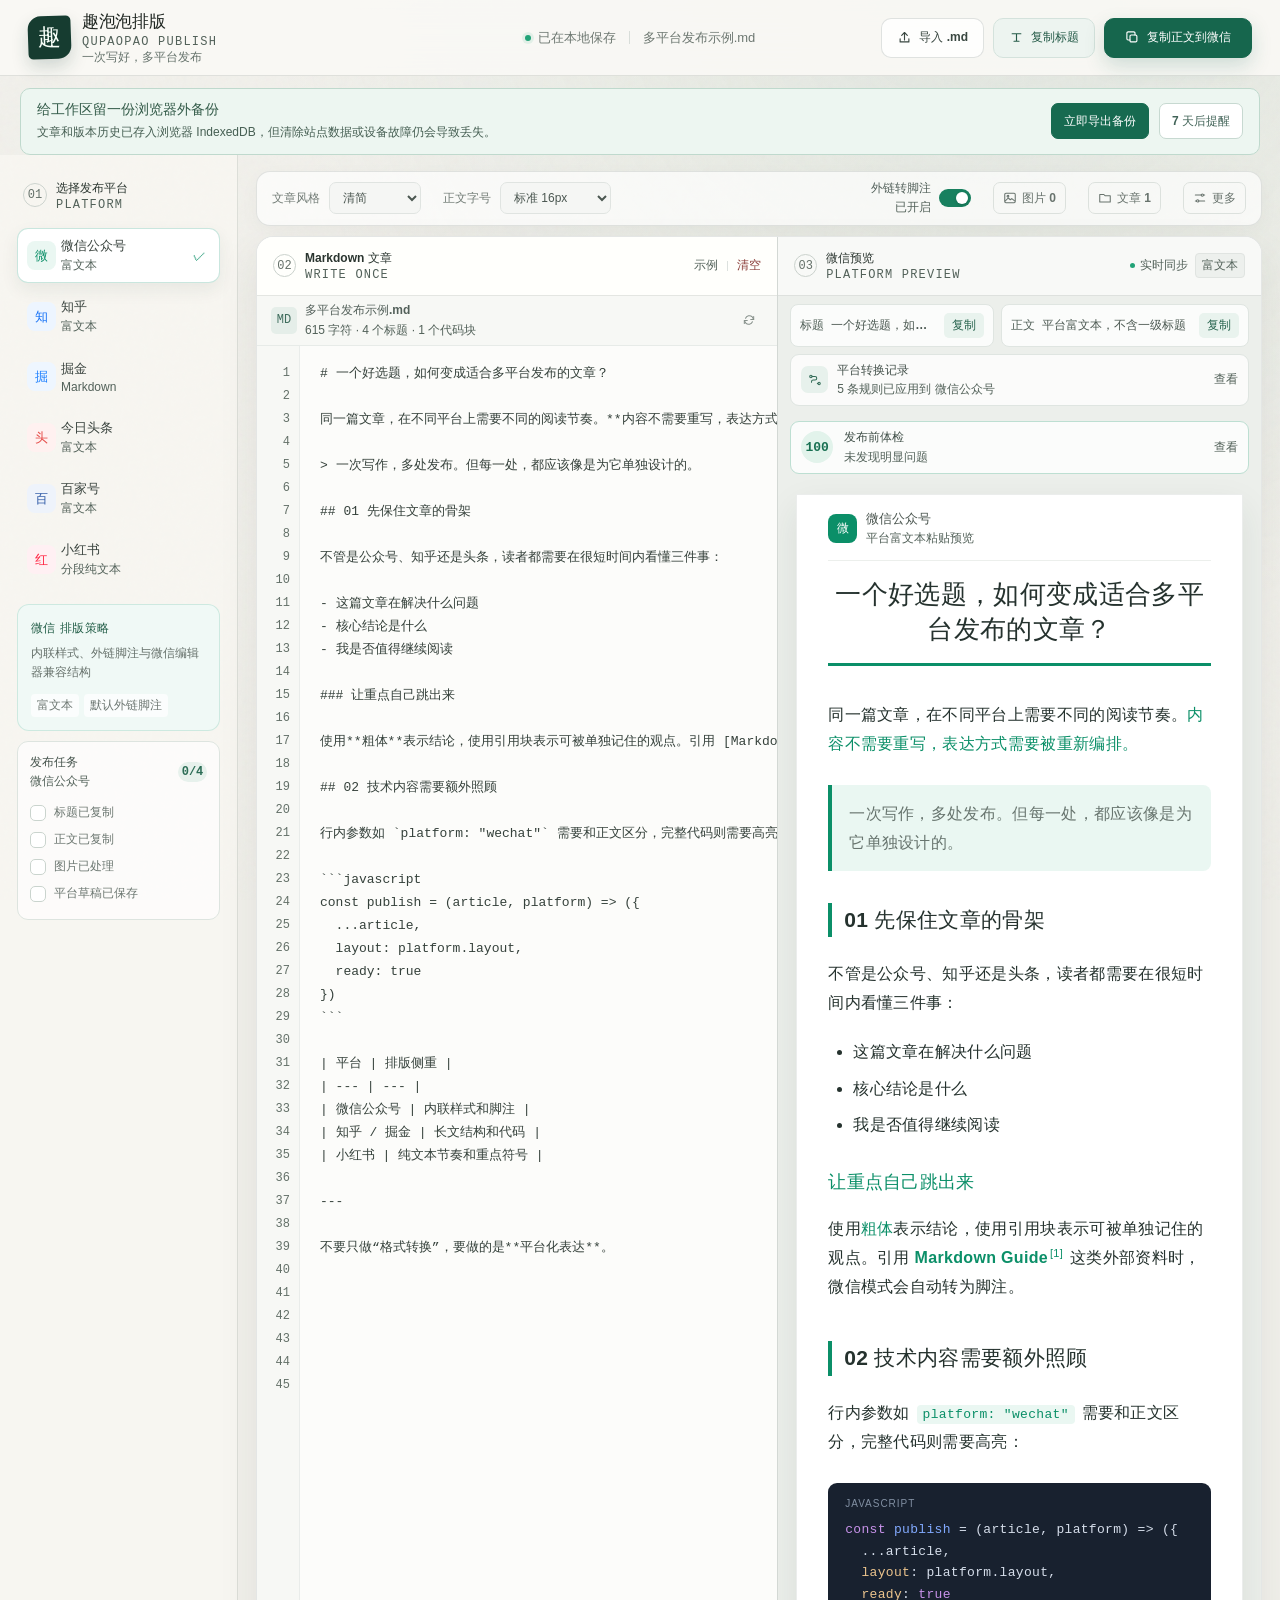
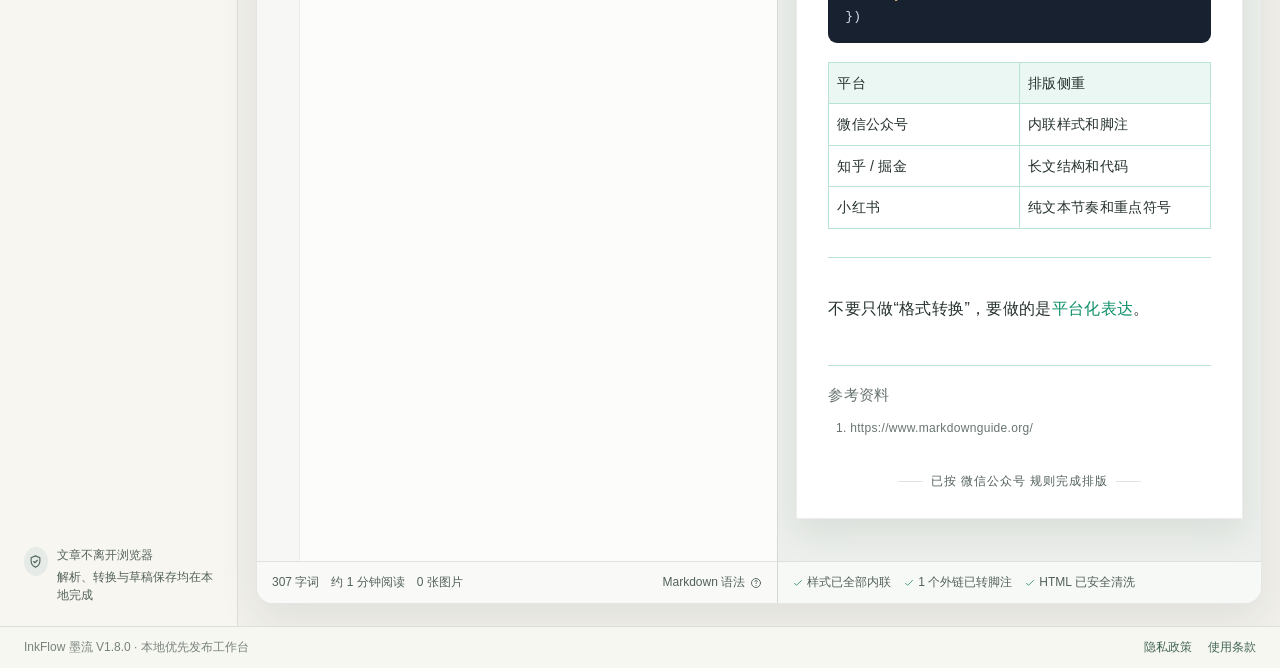
<file: index.html>
<!doctype html>
<html lang="zh-CN">
  <head>
    <meta charset="UTF-8" />
    <meta name="viewport" content="width=device-width, initial-scale=1.0" />
    <meta name="description" content="InkFlow 墨流：将 Markdown 文章转换为适合各自媒体平台的排版。" />
    <meta name="application-name" content="InkFlow 墨流" />
    <meta name="robots" content="index,follow" />
    <meta name="theme-color" content="#f3f1eb" />
    <meta property="og:type" content="website" />
    <meta property="og:site_name" content="InkFlow 墨流" />
    <meta property="og:title" content="InkFlow 墨流 · 多平台文章排版" />
    <meta property="og:description" content="本地优先的 Markdown 多平台排版、预览与发布工作台。" />
    <meta name="twitter:card" content="summary" />
    <link rel="icon" href="/favicon.svg" type="image/svg+xml" />
    <link rel="manifest" href="/manifest.webmanifest" />
    <title>InkFlow 墨流 · 多平台文章排版</title>
    <script type="module" crossorigin src="/assets/index-Bu9nQ-mv.js"></script>
    <link rel="stylesheet" crossorigin href="/assets/index-BYxOln02.css">
  </head>
  <body>
    <div id="app"></div>
  </body>
</html>
</file>
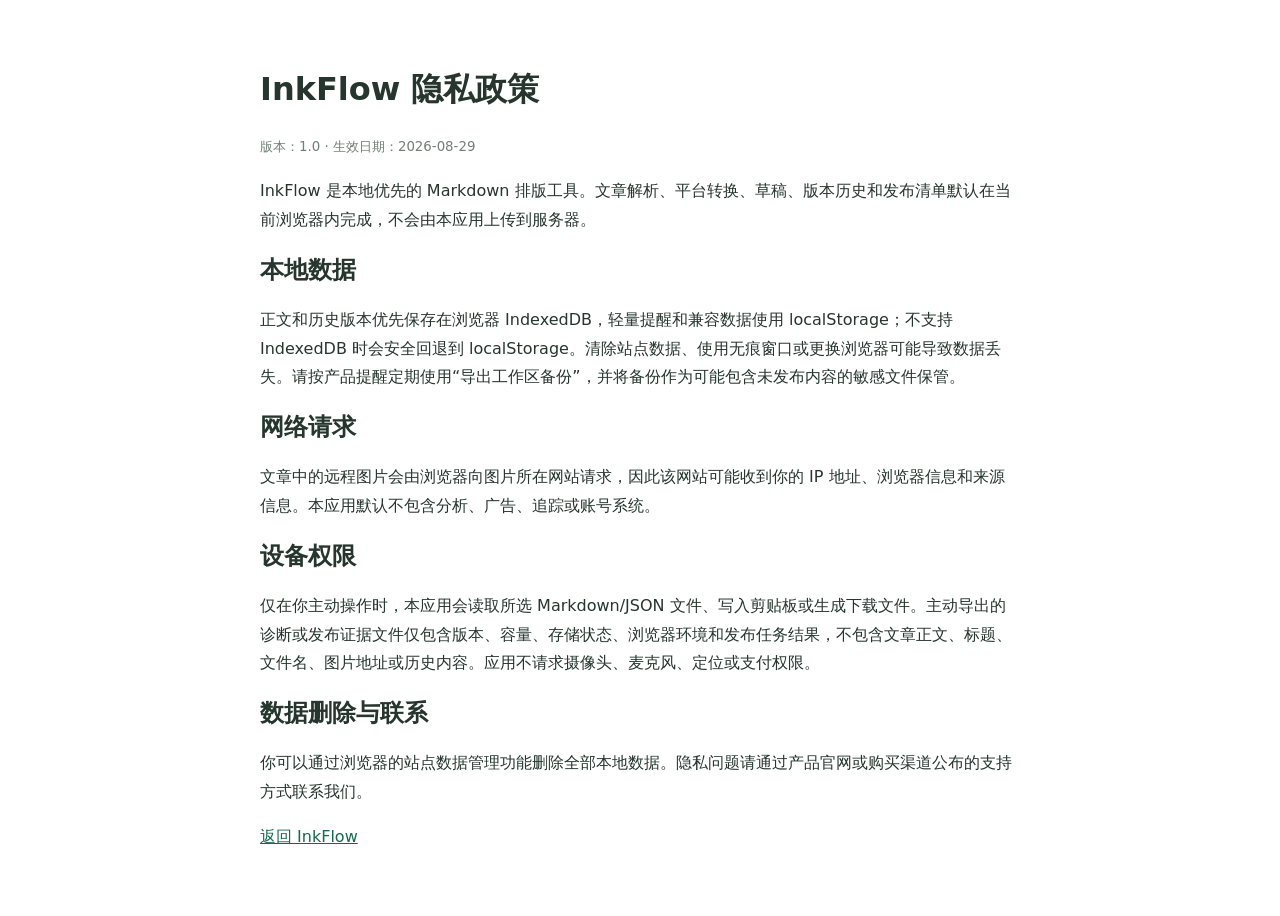
<file: privacy.html>
<!doctype html>
<html lang="zh-CN">
<head>
  <meta charset="UTF-8" />
  <meta name="viewport" content="width=device-width, initial-scale=1" />
  <meta name="robots" content="index,follow" />
  <title>InkFlow 隐私政策</title>
  <style>body{max-width:760px;margin:0 auto;padding:48px 24px;color:#26352e;font:16px/1.8 system-ui,sans-serif}h1,h2{line-height:1.3}a{color:#17694d}small{color:#718078}</style>
</head>
<body>
  <h1>InkFlow 隐私政策</h1>
  <small>版本：1.0 · 生效日期：2026-08-29</small>
  <p>InkFlow 是本地优先的 Markdown 排版工具。文章解析、平台转换、草稿、版本历史和发布清单默认在当前浏览器内完成，不会由本应用上传到服务器。</p>
  <h2>本地数据</h2>
  <p>正文和历史版本优先保存在浏览器 IndexedDB，轻量提醒和兼容数据使用 localStorage；不支持 IndexedDB 时会安全回退到 localStorage。清除站点数据、使用无痕窗口或更换浏览器可能导致数据丢失。请按产品提醒定期使用“导出工作区备份”，并将备份作为可能包含未发布内容的敏感文件保管。</p>
  <h2>网络请求</h2>
  <p>文章中的远程图片会由浏览器向图片所在网站请求，因此该网站可能收到你的 IP 地址、浏览器信息和来源信息。本应用默认不包含分析、广告、追踪或账号系统。</p>
  <h2>设备权限</h2>
  <p>仅在你主动操作时，本应用会读取所选 Markdown/JSON 文件、写入剪贴板或生成下载文件。主动导出的诊断或发布证据文件仅包含版本、容量、存储状态、浏览器环境和发布任务结果，不包含文章正文、标题、文件名、图片地址或历史内容。应用不请求摄像头、麦克风、定位或支付权限。</p>
  <h2>数据删除与联系</h2>
  <p>你可以通过浏览器的站点数据管理功能删除全部本地数据。隐私问题请通过产品官网或购买渠道公布的支持方式联系我们。</p>
  <p><a href="/">返回 InkFlow</a></p>
</body>
</html>
</file>
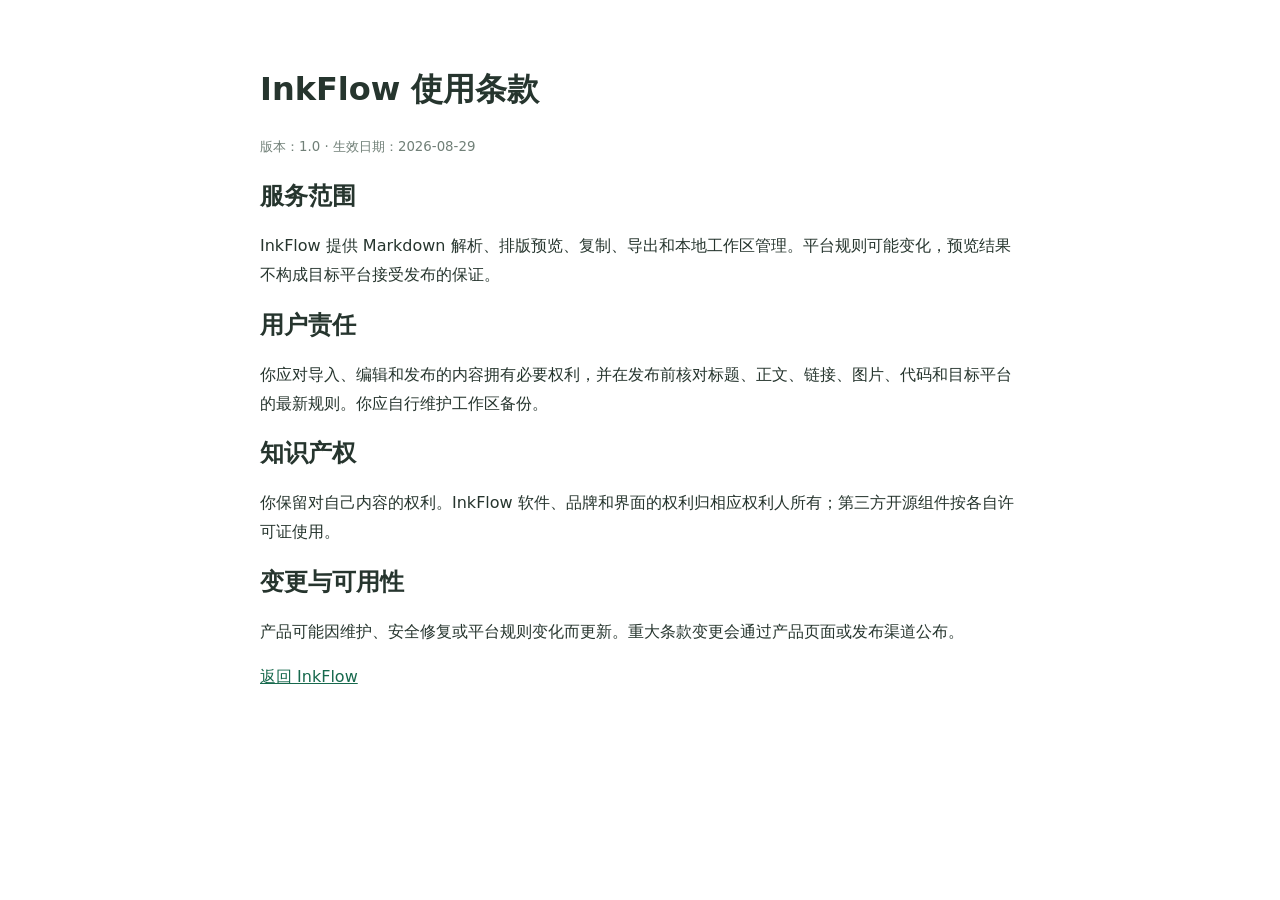
<file: terms.html>
<!doctype html>
<html lang="zh-CN">
<head>
  <meta charset="UTF-8" />
  <meta name="viewport" content="width=device-width, initial-scale=1" />
  <meta name="robots" content="index,follow" />
  <title>InkFlow 使用条款</title>
  <style>body{max-width:760px;margin:0 auto;padding:48px 24px;color:#26352e;font:16px/1.8 system-ui,sans-serif}h1,h2{line-height:1.3}a{color:#17694d}small{color:#718078}</style>
</head>
<body>
  <h1>InkFlow 使用条款</h1>
  <small>版本：1.0 · 生效日期：2026-08-29</small>
  <h2>服务范围</h2>
  <p>InkFlow 提供 Markdown 解析、排版预览、复制、导出和本地工作区管理。平台规则可能变化，预览结果不构成目标平台接受发布的保证。</p>
  <h2>用户责任</h2>
  <p>你应对导入、编辑和发布的内容拥有必要权利，并在发布前核对标题、正文、链接、图片、代码和目标平台的最新规则。你应自行维护工作区备份。</p>
  <h2>知识产权</h2>
  <p>你保留对自己内容的权利。InkFlow 软件、品牌和界面的权利归相应权利人所有；第三方开源组件按各自许可证使用。</p>
  <h2>变更与可用性</h2>
  <p>产品可能因维护、安全修复或平台规则变化而更新。重大条款变更会通过产品页面或发布渠道公布。</p>
  <p><a href="/">返回 InkFlow</a></p>
</body>
</html>
</file>
<file: assets/index-BYxOln02.css>
:root{font-family:Inter,ui-sans-serif,-apple-system,BlinkMacSystemFont,Segoe UI,PingFang SC,Microsoft YaHei,sans-serif;color:#202722;background:#f1f0eb;font-synthesis:none;text-rendering:optimizeLegibility;--ink: #18251f;--muted: #727b75;--paper: #fffefb;--line: rgba(34, 51, 43, .12);--green: #126b50;--green-soft: #e8f2ed;--serif: "Songti SC", STSong, "SimSun", serif;--mono: ui-monospace, SFMono-Regular, Menlo, Consolas, monospace}*{box-sizing:border-box}html{min-width:320px;min-height:100%;background:#f1f0eb}body{min-width:320px;min-height:100vh;margin:0;overflow-x:hidden}button,select,textarea,input{font:inherit}button{color:inherit;cursor:pointer}button:disabled{cursor:not-allowed}button:focus,select:focus,textarea:focus,input:focus,a:focus{outline:2px solid #2b8a68;outline-offset:2px}svg{display:block;width:18px;height:18px}.visually-hidden{position:fixed!important;width:1px!important;height:1px!important;padding:0!important;margin:-1px!important;overflow:hidden!important;clip:rect(0 0 0 0)!important;white-space:nowrap!important;border:0!important}.app-shell{position:relative;min-height:100vh;background:radial-gradient(circle at 78% -4%,rgba(101,154,130,.12),transparent 29%),#f1f0eb}.texture{position:fixed;inset:0;z-index:0;pointer-events:none;opacity:.25;background-image:url("data:image/svg+xml,%3Csvg viewBox='0 0 180 180' xmlns='http://www.w3.org/2000/svg'%3E%3Cfilter id='n'%3E%3CfeTurbulence type='fractalNoise' baseFrequency='.9' numOctaves='3' stitchTiles='stitch'/%3E%3C/filter%3E%3Crect width='100%25' height='100%25' filter='url(%23n)' opacity='.12'/%3E%3C/svg%3E")}.app-header{position:sticky;top:0;z-index:30;display:grid;grid-template-columns:1fr auto 1fr;align-items:center;min-height:76px;padding:0 28px;background:#faf9f5e6;border-bottom:1px solid var(--line);-webkit-backdrop-filter:blur(18px);backdrop-filter:blur(18px)}.brand{display:inline-flex;width:fit-content;align-items:center;color:inherit;text-decoration:none}.brand-seal{display:grid;width:43px;height:43px;margin-right:11px;place-items:center;color:#f8fff9;font:800 23px/1 var(--serif);background:#163c30;border-radius:13px 5px;box-shadow:0 8px 17px #143d302e;transform:rotate(-2deg)}.brand-words{display:flex;flex-direction:column}.brand-words strong{font:800 17px/1.2 var(--serif);letter-spacing:-.3px}.brand-words strong i{margin-left:3px;color:#52635b;font-style:normal;font-size:14px}.brand-words small{margin-top:4px;color:#89918c;font:500 12px/1 var(--mono);letter-spacing:1.25px}.brand-words em{margin-top:3px;color:#66736c;font-size:12px;font-style:normal;line-height:1}.header-center{display:flex;align-items:center;color:#6d7771;font-size:13px}.document-status{display:inline-flex;align-items:center}.document-status i,.preview-live i{width:6px;height:6px;margin-right:7px;background:#22a377;border-radius:50%;box-shadow:0 0 0 3px #22a3771a}.header-rule{width:1px;height:13px;margin:0 13px;background:#d8ddd9}.document-name{max-width:250px;overflow:hidden;text-overflow:ellipsis;white-space:nowrap}.header-actions{display:flex;justify-content:flex-end;gap:9px}.ghost-button,.primary-button{display:inline-flex;align-items:center;justify-content:center;height:40px;padding:0 15px;border-radius:10px;font-size:12px;font-weight:700;transition:.16s ease}.ghost-button{color:#394740;background:#ffffffb8;border:1px solid rgba(37,59,49,.14)}.title-copy-button{color:#245a47;background:#edf4f0;border-color:#d4e2dc}.primary-button{min-width:148px;color:#fff;background:#16664d;border:1px solid #16664d;box-shadow:0 8px 20px #16664d2e}.ghost-button svg,.primary-button svg{width:15px;height:15px;margin-right:7px}.ghost-button:hover{background:#fff;border-color:#253b313d}.primary-button:hover{background:#0f5942;transform:translateY(-1px)}.primary-button:disabled{opacity:.46;transform:none}.main-layout{position:relative;z-index:1;display:grid;grid-template-columns:238px minmax(0,1fr);min-height:calc(100vh - 76px)}.platform-sidebar{display:flex;padding:25px 17px 20px;flex-direction:column;background:#f8f7f2d1;border-right:1px solid var(--line)}.sidebar-heading,.panel-title{display:flex;align-items:center}.sidebar-heading{padding:0 6px 17px}.sidebar-heading>span,.panel-number{display:grid;width:24px;height:24px;margin-right:9px;place-items:center;color:#647069;font:500 12px/1 var(--mono);border:1px solid #cbd2cd;border-radius:50%}.sidebar-heading strong,.panel-title strong{display:block;color:#2a352f;font-size:12px;font-weight:750}.sidebar-heading small,.panel-title small{display:block;margin-top:2px;color:#9aa19d;font:500 12px/1 var(--mono);letter-spacing:1.2px}.platform-list{display:grid;gap:6px}.platform-item{position:relative;display:grid;grid-template-columns:34px minmax(0,1fr) 17px;align-items:center;min-height:54px;padding:8px 9px;text-align:left;background:transparent;border:1px solid transparent;border-radius:11px;transition:.16s ease}.platform-item:hover{background:#ffffff9e}.platform-item.active{background:#fff;border-color:color-mix(in srgb,var(--platform-color) 22%,transparent);box-shadow:0 7px 18px #23362d12}.platform-mark{display:grid;width:29px;height:29px;place-items:center;color:var(--platform-color);font:700 13px/1 var(--serif);background:var(--platform-soft);border-radius:8px}.platform-copy{display:flex;min-width:0;flex-direction:column}.platform-copy strong{overflow:hidden;color:#39433e;font-size:13px;font-weight:700;text-overflow:ellipsis;white-space:nowrap}.platform-copy small{margin-top:2px;color:#9aa19d;font-size:12px}.platform-check{display:none;color:var(--platform-color);font-size:13px}.platform-item.active .platform-check{display:block}.platform-note{padding:13px;margin-top:17px;background:color-mix(in srgb,var(--platform-soft) 72%,white);border:1px solid color-mix(in srgb,var(--platform-color) 15%,transparent);border-radius:12px}.note-eyebrow{color:var(--platform-color);font-size:12px;font-weight:750;letter-spacing:.04em}.platform-note p{margin:7px 0 11px;color:#66716b;font-size:12px;line-height:1.65}.capability-row{display:flex;flex-wrap:wrap;gap:5px}.capability-row span{padding:3px 6px;color:#6d7772;font-size:12px;background:#ffffffbf;border-radius:4px}.publish-checklist{padding:12px;margin-top:10px;background:#ffffffa6;border:1px solid #dde4df;border-radius:11px}.publish-checklist header{display:flex;align-items:center;justify-content:space-between;margin-bottom:9px}.publish-checklist header strong,.publish-checklist header small{display:block}.publish-checklist header strong{color:#44524b;font-size:12px}.publish-checklist header small{margin-top:2px;color:#98a09c;font-size:12px}.publish-checklist header>span{display:grid;width:29px;height:20px;place-items:center;color:#2d6d56;font:700 12px/1 var(--mono);background:#e7f1ec;border-radius:999px}.publish-checklist label{display:grid;grid-template-columns:17px minmax(0,1fr);align-items:center;gap:7px;min-height:27px;color:#6c7771;font-size:12px;cursor:pointer}.publish-checklist input{position:absolute;opacity:0;pointer-events:none}.publish-checklist label>i{display:grid;width:16px;height:16px;place-items:center;color:#fff;font-size:12px;font-style:normal;background:#fff;border:1px solid #cad4ce;border-radius:5px}.publish-checklist input:checked+i{background:#1d7c5d;border-color:#1d7c5d}.publish-checklist input:focus-visible+i{box-shadow:0 0 0 3px #2b8a683d}.local-card{display:flex;align-items:flex-start;padding:13px 7px 2px;margin-top:auto}.local-icon{display:grid;width:29px;height:29px;margin-right:9px;place-items:center;color:#4f665c;background:#e6ebe7;border-radius:50%}.local-icon svg{width:15px;height:15px}.local-card strong{display:block;color:#56645d;font-size:12px}.local-card small{display:block;margin-top:4px;color:#969f9a;font-size:12px;line-height:1.5}.studio-area{min-width:0;padding:16px 18px 22px}.studio-toolbar{display:flex;min-height:55px;align-items:center;gap:22px;padding:0 15px;background:#ffffffad;border:1px solid var(--line);border-radius:14px;box-shadow:0 6px 20px #1c302709}.setting-group{display:flex;align-items:center;gap:9px}.setting-label{color:#737d77;font-size:12px;font-weight:750;white-space:nowrap}.setting-group select,.settings-drawer select{height:32px;padding:0 26px 0 9px;color:#4b5751;font-size:12px;background:#f5f6f4;border:1px solid #e0e4e1;border-radius:7px;outline:0}.theme-setting select{min-width:92px;font-weight:700}.optional-setting.disabled{opacity:.45}.switch-setting{display:flex;align-items:center;gap:8px;margin-left:auto;cursor:pointer}.switch-setting.disabled{opacity:.4;cursor:not-allowed}.switch-copy{text-align:right}.switch-copy strong,.switch-copy small{display:block}.switch-copy strong{color:#52605a;font-size:12px}.switch-copy small{margin-top:2px;color:#98a09c;font-size:12px}.switch-setting input{position:absolute;opacity:0;pointer-events:none}.switch-setting>i{position:relative;width:32px;height:18px;background:#cbd2ce;border-radius:999px;transition:.16s}.switch-setting>i:after{position:absolute;top:3px;left:3px;width:12px;height:12px;content:"";background:#fff;border-radius:50%;box-shadow:0 1px 3px #0000002e;transition:.16s}.switch-setting input:checked+i{background:#18805f}.switch-setting input:focus-visible+i{box-shadow:0 0 0 3px #2b8a683d}.switch-setting input:checked+i:after{transform:translate(14px)}.settings-button{position:relative;display:inline-flex;align-items:center;justify-content:center;height:32px;padding:0 9px;color:#68736d;font-size:12px;font-weight:650;background:transparent;border:1px solid #dce1dd;border-radius:7px;transition:color .16s ease,background .16s ease,border-color .16s ease,box-shadow .16s ease,transform .16s ease}.settings-button svg{width:14px;margin-right:5px}.settings-button:hover{color:#2f5f4e;background:#f1f6f3;border-color:#bfd4ca}.settings-button.active{color:#fff;background:#176a50;border-color:#176a50;box-shadow:0 6px 14px #176a5033;transform:translateY(-1px)}.settings-button.active:hover{color:#fff;background:#105c44;border-color:#105c44}.settings-button.active:after{position:absolute;top:-3px;right:-3px;width:7px;height:7px;content:"";background:#75d5ae;border:2px solid #fff;border-radius:50%}.mobile-platform-picker{display:none}.settings-drawer{display:grid;gap:13px;padding:14px 16px;margin-top:8px;background:#fafaf7;border:1px solid var(--line);border-radius:12px;box-shadow:0 8px 20px #1e30280a}.theme-library{min-width:0}.theme-library>header{display:flex;align-items:center;justify-content:space-between;gap:12px;margin-bottom:10px}.theme-library>header strong,.theme-library>header small{display:block}.theme-library>header strong{color:#35433c;font-size:13px}.theme-library>header small{margin-top:3px;color:#8d9791;font-size:12px}.theme-library>header>span{padding:4px 8px;color:#3d6657;font-size:12px;font-weight:700;white-space:nowrap;background:#eaf2ee;border-radius:999px}.theme-library-grid{display:grid;grid-template-columns:repeat(auto-fit,minmax(158px,1fr));gap:7px}.theme-card{position:relative;display:grid;min-width:0;min-height:70px;grid-template-columns:42px minmax(0,1fr);align-items:center;gap:9px;padding:8px;text-align:left;background:#fff;border:1px solid #e0e5e1;border-radius:9px;transition:border-color .16s ease,box-shadow .16s ease,transform .16s ease}.theme-card:hover{border-color:var(--theme-accent);transform:translateY(-1px)}.theme-card.active{border-color:var(--theme-accent);box-shadow:inset 3px 0 var(--theme-accent),0 4px 12px #22362d14}.theme-card:disabled{opacity:.45;transform:none}.theme-card-preview{display:flex;width:42px;height:50px;align-items:stretch;flex-direction:column;gap:5px;justify-content:center;padding:7px 6px;background:var(--theme-surface);border:1px solid rgba(70,78,73,.12);border-radius:5px}.theme-card-preview b{height:7px;background:var(--theme-accent);border-radius:2px}.theme-card-preview span{width:100%;height:3px;background:var(--theme-text);border-radius:999px;opacity:.45}.theme-card-preview span:last-child{width:68%}.theme-card-copy{min-width:0}.theme-card-copy strong,.theme-card-copy small{display:block}.theme-card-copy strong{color:var(--theme-text);font-family:var(--theme-font);font-size:12px}.theme-card-copy small{display:-webkit-box;margin-top:4px;overflow:hidden;color:#8a948f;font-size:12px;line-height:1.35;-webkit-box-orient:vertical;-webkit-line-clamp:2}.settings-actions{display:flex;align-items:center;gap:16px;padding-top:12px;border-top:1px solid #e4e8e5}.drawer-copy{margin-right:auto}.drawer-copy strong,.drawer-copy small{display:block}.drawer-copy strong{font-size:13px}.drawer-copy small{margin-top:3px;color:#929a95;font-size:12px}.settings-drawer label{display:flex;align-items:center;gap:8px;color:#737d77;font-size:12px}.download-button{display:inline-flex;align-items:center;height:32px;padding:0 11px;color:#3b5b4f;font-size:12px;font-weight:700;background:#edf3ef;border:1px solid #d6e2dc;border-radius:7px}.download-button svg{width:14px;margin-right:5px}.batch-download-button{color:#fff;background:#275f4c;border-color:#275f4c}.batch-download-button:disabled{opacity:.45}.project-library{padding:14px 16px 16px;margin-top:8px;background:#f9faf7;border:1px solid var(--line);border-radius:12px;box-shadow:0 8px 20px #1e30280a}.project-library-header{display:flex;align-items:center;justify-content:space-between;gap:16px;margin-bottom:11px}.project-library-header>div:first-child strong,.project-library-header>div:first-child small{display:block}.project-library-header>div:first-child strong{color:#35433c;font-size:13px}.project-library-header>div:first-child small{margin-top:3px;color:#8d9791;font-size:12px}.project-library-header>div:last-child{display:flex;gap:6px}.project-library-header button{display:inline-flex;height:30px;align-items:center;padding:0 9px;color:#376554;font-size:12px;font-weight:700;background:#edf4f0;border:1px solid #d9e6df;border-radius:6px}.project-library-header button svg{width:12px;height:12px;margin-right:4px}.project-library-body{display:grid;grid-template-columns:minmax(0,1.45fr) minmax(220px,.7fr);gap:11px}.project-list{display:grid;max-height:242px;align-content:start;gap:7px;overflow:auto}.project-card{display:grid;grid-template-columns:minmax(0,1fr) 28px;align-items:center;background:#fff;border:1px solid #e2e7e3;border-radius:8px}.project-card.active{border-color:#9bcab7;box-shadow:inset 3px 0 #2b8162}.project-select{min-width:0;padding:9px 11px;text-align:left;background:transparent;border:0}.project-select strong,.project-select small{display:block;overflow:hidden;text-overflow:ellipsis;white-space:nowrap}.project-select strong{color:#46534d;font-size:12px}.project-select small{margin-top:3px;color:#969f9a;font-size:12px}.project-delete{width:24px;height:24px;color:#ae7774;background:transparent;border:0;border-radius:5px}.project-delete:hover{background:#f9eeee}.project-delete:disabled{opacity:.25}.history-list{min-width:0;max-height:242px;padding:9px;overflow:auto;background:#f1f4f1;border-radius:9px}.history-list header{display:flex;align-items:center;justify-content:space-between;padding:0 2px 7px}.history-list header strong{color:#59665f;font-size:12px}.history-list header span{color:#98a19c;font:12px var(--mono)}.history-list>button{display:block;width:100%;padding:7px 8px;margin-bottom:5px;text-align:left;background:#fff;border:1px solid #e1e6e2;border-radius:6px}.history-list>button strong,.history-list>button small{display:block;overflow:hidden;text-overflow:ellipsis;white-space:nowrap}.history-list>button strong{color:#56625c;font-size:12px}.history-list>button small{margin-top:2px;color:#9ba39f;font-size:12px}.history-list>p{margin:12px 5px;color:#929b96;font-size:12px;line-height:1.6}.image-manager{padding:14px 16px 16px;margin-top:8px;background:#fafaf7;border:1px solid var(--line);border-radius:12px;box-shadow:0 8px 20px #1e30280a}.image-manager-header{display:flex;align-items:center;justify-content:space-between;margin-bottom:11px}.image-manager-header strong,.image-manager-header small{display:block}.image-manager-header strong{color:#35433c;font-size:13px}.image-manager-header small{margin-top:3px;color:#8d9791;font-size:12px}.image-manager-header button{padding:5px 9px;color:#607069;font-size:12px;background:#f1f3f0;border:1px solid #e0e4e1;border-radius:6px}.image-list{display:grid;grid-template-columns:repeat(auto-fit,minmax(330px,1fr));gap:10px}.image-card{display:grid;min-width:0;grid-template-columns:112px minmax(0,1fr);overflow:hidden;background:#fff;border:1px solid #e2e7e3;border-radius:10px}.image-thumb{display:grid;min-height:132px;place-items:center;overflow:hidden;color:#89704b;background:#edf1ee}.image-thumb img{width:100%;height:100%;object-fit:cover}.image-thumb>span{display:flex;align-items:center;flex-direction:column;gap:7px;font-size:12px}.image-thumb svg{width:21px;height:21px}.image-thumb.status-needs-upload{background:#fff5df}.image-fields{display:grid;gap:7px;padding:10px}.image-meta{display:flex;align-items:center;justify-content:space-between}.image-meta strong{color:#45524c;font-size:12px}.image-meta span{color:#919a95;font-size:12px}.image-fields label{display:grid;grid-template-columns:31px minmax(0,1fr);align-items:center;gap:5px;color:#7f8983;font-size:12px}.image-fields input{width:100%;height:29px;padding:0 8px;color:#4c5852;font-size:12px;background:#f8f9f7;border:1px solid #e3e7e4;border-radius:6px}.image-actions{display:flex;justify-content:flex-end;gap:6px}.image-actions button{padding:4px 8px;color:#376554;font-size:12px;background:#edf4f0;border:0;border-radius:5px}.image-empty{display:flex;min-height:72px;align-items:center;justify-content:center;gap:9px;color:#87918b;font-size:12px;background:#f4f6f3;border:1px dashed #d6ddd8;border-radius:9px}.image-empty svg{width:20px}.image-empty code{padding:2px 4px;color:#3e6758;background:#e6eeea;border-radius:3px}.workspace-grid{display:grid;grid-template-columns:minmax(410px,1fr) minmax(430px,.93fr);min-height:calc(100vh - 168px);margin-top:10px;overflow:hidden;background:#fff;border:1px solid var(--line);border-radius:17px;box-shadow:0 16px 40px #22342c14}.editor-panel,.preview-panel{position:relative;display:flex;min-width:0;min-height:0;flex-direction:column}.editor-panel{background:#fcfcfa}.preview-panel{background:#ecefeb;border-left:1px solid var(--line)}.panel-header{display:flex;min-height:59px;flex:0 0 auto;align-items:center;justify-content:space-between;padding:0 16px;background:#fffffde6;border-bottom:1px solid var(--line)}.panel-number{width:23px;height:23px;font-size:12px}.editor-actions{display:flex;align-items:center;gap:9px}.editor-actions button{padding:0;color:#6f7a74;font-size:12px;font-weight:650;background:transparent;border:0}.editor-actions button.danger{color:#b66b68}.editor-actions>span{width:1px;height:10px;background:#dce1de}.file-strip{display:grid;grid-template-columns:34px minmax(0,1fr) 28px;align-items:center;min-height:50px;padding:6px 14px;background:#f7f8f5;border-bottom:1px solid #e7ebe8}.file-type{display:grid;width:26px;height:27px;place-items:center;color:#3f6d5d;font:500 12px/1 var(--mono);background:#e5eee9;border-radius:5px}.file-strip div{min-width:0}.file-strip strong,.file-strip small{display:block;overflow:hidden;text-overflow:ellipsis;white-space:nowrap}.file-strip strong{color:#53605a;font-size:12px}.file-strip small{margin-top:3px;color:#9aa19d;font-size:12px}.file-strip button{display:grid;width:27px;height:27px;place-items:center;color:#87918b;background:transparent;border:0;border-radius:6px}.file-strip button:hover{color:#3f6355;background:#e9eeeb}.file-strip svg{width:14px;height:14px}.editor-body{display:grid;grid-template-columns:43px minmax(0,1fr);flex:1;min-height:530px;overflow:hidden}.line-numbers{padding:16px 9px 30px 0;overflow:hidden;color:#b0b8b3;text-align:right;background:#f7f8f5;border-right:1px solid #e9ecea}.line-numbers span{display:block;height:23px;font:400 12px/23px var(--mono)}.editor-body textarea{width:100%;height:100%;min-height:530px;padding:16px 20px 34px;overflow:auto;resize:none;color:#35413b;font:400 13px/23px var(--mono);white-space:pre;overflow-wrap:normal;background:#fcfcfa;border:0;outline:0;tab-size:2}.editor-body textarea::placeholder{color:#acb3af}.editor-footer{display:flex;min-height:42px;align-items:center;justify-content:space-between;padding:0 15px;background:#f9faf7;border-top:1px solid var(--line)}.article-stats{display:flex;gap:12px;color:#929a95;font-size:12px}.format-hint{display:inline-flex;align-items:center;padding:0;color:#89928d;font-size:12px;background:transparent;border:0}.format-hint svg{width:12px;margin-left:5px}.markdown-help{position:absolute;right:12px;bottom:45px;z-index:5;display:grid;grid-template-columns:repeat(2,auto);gap:7px 12px;padding:11px;color:#65716a;font-size:12px;background:#fff;border:1px solid var(--line);border-radius:9px;box-shadow:0 10px 24px #1e31281f}.markdown-help code{padding:2px 4px;color:#2d6652;background:#eaf2ee;border-radius:3px}.preview-panel-header{background:#f9faf8f0}.preview-live{display:flex;align-items:center;color:#84908a;font-size:12px}.preview-live i{width:5px;height:5px;margin-right:5px;box-shadow:none}.preview-live span{padding:3px 6px;margin-left:7px;background:#edf0ed;border:1px solid #e0e4e1;border-radius:4px}.copy-workflow{display:grid;grid-template-columns:minmax(0,.9fr) minmax(0,1.1fr);gap:7px;padding:8px 12px 0}.copy-workflow>div{display:grid;min-width:0;grid-template-columns:auto minmax(0,1fr) auto;align-items:center;gap:7px;padding:8px 9px;background:#ffffffd1;border:1px solid #dfe5e1;border-radius:8px}.copy-workflow span{color:#79847e;font-size:12px;font-weight:750}.copy-workflow strong{overflow:hidden;color:#4c5952;font-size:12px;font-weight:650;text-overflow:ellipsis;white-space:nowrap}.copy-workflow button{padding:4px 8px;color:#27644e;font-size:12px;font-weight:700;background:#e9f3ee;border:0;border-radius:5px}.copy-workflow button:disabled{opacity:.4}.rule-report{margin:7px 12px 0;overflow:hidden;background:#ffffffc7;border:1px solid #dfe5e1;border-radius:9px}.rule-report-summary{display:grid;width:100%;min-height:44px;grid-template-columns:28px minmax(0,1fr) auto;align-items:center;gap:8px;padding:7px 10px;text-align:left;background:transparent;border:0}.rule-report-summary>span{display:grid;width:27px;height:27px;place-items:center;color:#326b57;background:#e7f1ec;border-radius:7px}.rule-report-summary svg{width:14px;height:14px}.rule-report-summary strong,.rule-report-summary small{display:block}.rule-report-summary strong{color:#45524c;font-size:12px}.rule-report-summary small{margin-top:2px;color:#929b96;font-size:12px}.rule-report-summary>i{color:#728079;font-size:12px;font-style:normal}.rule-report-list{display:grid;gap:5px;max-height:230px;padding:8px 10px 10px;overflow:auto;border-top:1px solid #e6eae7}.rule-report-list article{display:grid;grid-template-columns:20px minmax(0,1fr);gap:7px;padding:7px;background:#f6f8f6;border-radius:6px}.rule-report-list article>span{display:grid;width:19px;height:19px;place-items:center;color:#2d765b;font-size:12px;background:#e1f0e9;border-radius:50%}.rule-report-list article.type-converted>span{color:#5d6190;background:#ececf8}.rule-report-list article.type-warning>span{color:#906d31;background:#f7edd7}.rule-report-list strong,.rule-report-list small{display:block}.rule-report-list strong{color:#55615b;font-size:12px}.rule-report-list small{margin-top:2px;color:#89938d;font-size:12px;line-height:1.5}.notice-stack{display:grid;gap:6px;padding:7px 12px 0}.content-notice{display:flex;align-items:flex-start;padding:8px 10px;font-size:12px;line-height:1.5;border-radius:7px}.content-notice svg{flex:0 0 auto;width:13px;height:13px;margin:0 6px 0 0}.content-notice.warning{color:#8b672e;background:#fff8e9;border:1px solid #eedfb9}.content-notice.info{color:#875064;background:#fff1f5;border:1px solid #f1ced8}.preflight-card{margin:8px 12px 0;overflow:hidden;background:#ffffffd1;border:1px solid #dfe5e1;border-radius:9px}.preflight-card.status-error{border-color:#ebc9c6}.preflight-card.status-ready{border-color:#bddfd2}.preflight-summary{display:grid;width:100%;min-height:50px;grid-template-columns:34px minmax(0,1fr) auto;align-items:center;gap:9px;padding:7px 10px;text-align:left;background:transparent;border:0}.preflight-score{display:grid;width:32px;height:32px;place-items:center;color:#477366;font:750 13px/1 var(--mono);background:#eaf2ee;border-radius:50%}.status-error .preflight-score{color:#a34f49;background:#fae9e7}.status-ready .preflight-score{color:#187052;background:#e2f3eb}.preflight-summary strong,.preflight-summary small{display:block}.preflight-summary strong{color:#415049;font-size:12px}.preflight-summary small{margin-top:3px;color:#8a948e;font-size:12px}.preflight-summary>i{color:#718079;font-size:12px;font-style:normal}.preflight-issues{display:grid;gap:5px;padding:8px 10px 10px;border-top:1px solid #e6eae7}.preflight-issue{display:grid;grid-template-columns:18px minmax(0,1fr);gap:6px;padding:7px;background:#f7f8f6;border-radius:6px}.preflight-issue>span{display:grid;width:17px;height:17px;place-items:center;color:#85714a;font-size:12px;background:#f3ead5;border-radius:50%}.preflight-issue.error>span{color:#a24c47;background:#f7dedc}.preflight-issue.info>span{color:#4c6f94;background:#e2edf7}.preflight-issue strong,.preflight-issue small{display:block}.preflight-issue strong{color:#515d57;font-size:12px}.preflight-issue small{margin-top:2px;color:#89938d;font-size:12px;line-height:1.5}.preflight-ready{display:flex;align-items:center;color:#39745f;font-size:12px}.preflight-ready svg{width:13px;margin-right:5px}.segment-output{display:grid;flex:1;min-height:0;align-content:start;gap:9px;padding:12px;overflow:auto}.segment-card{overflow:hidden;background:#fff;border:1px solid rgba(39,58,49,.1);border-radius:10px;box-shadow:0 8px 22px #20322a0f}.segment-card header{display:grid;grid-template-columns:auto 1fr auto;align-items:center;gap:8px;padding:9px 11px;background:#fafafa;border-bottom:1px solid #ecefec}.segment-card header>span{color:#4c5752;font-size:12px;font-weight:750}.segment-card header small{color:#9aa29d;font-size:12px}.segment-card header button{padding:4px 9px;color:#c32845;font-size:12px;font-weight:700;background:#fff0f3;border:0;border-radius:5px}.segment-card header button:disabled{opacity:.4}.segment-card>div{max-height:300px;padding:12px;overflow:auto;color:#42383b;font-size:13px;line-height:1.8;white-space:pre-wrap;word-break:break-word}.preview-viewport{flex:1;min-height:0;padding:20px 18px 42px;overflow:auto}.preview-paper{width:min(100%,var(--preview-width));min-height:640px;padding:0 31px 28px;margin:0 auto;background:#fff;border:1px solid rgba(39,58,49,.09);box-shadow:0 14px 34px #20322a17}.platform-preview-bar{display:flex;align-items:center;padding:15px 0 13px;margin-bottom:16px;border-bottom:1px solid #ecefec}.platform-preview-bar>span{display:grid;width:29px;height:29px;margin-right:9px;place-items:center;color:#fff;font:700 12px/1 var(--serif);border-radius:8px}.platform-preview-bar strong,.platform-preview-bar small{display:block}.platform-preview-bar strong{color:#49544e;font-size:13px}.platform-preview-bar small{margin-top:2px;color:#9ba29e;font-size:12px}.rendered-content{width:100%}.article-end{display:flex;align-items:center;justify-content:center;gap:8px;margin-top:32px;color:#aab2ad;font-size:12px;letter-spacing:.08em}.article-end span{width:25px;height:1px;background:#e0e5e2}.preview-footer{display:flex;min-height:42px;flex-wrap:wrap;align-items:center;gap:12px;padding:6px 14px;color:#8a948e;font-size:12px;background:#f8faf8f0;border-top:1px solid var(--line)}.preview-footer span{display:inline-flex;align-items:center}.preview-footer svg{width:12px;height:12px;margin-right:3px;color:#339474}.empty-preview{display:flex;width:min(100%,560px);min-height:600px;padding:70px 28px;margin:0 auto;align-items:center;flex-direction:column;justify-content:flex-start;text-align:center;background:#ffffffa6;border:1px dashed #cdd5d0}.empty-sheet{display:flex;width:78px;height:92px;padding:25px 15px;margin-bottom:23px;flex-direction:column;background:#f2f5f2;border:1px solid #dfe6e1;border-radius:7px;transform:rotate(2deg)}.empty-sheet i{width:100%;height:4px;margin-bottom:9px;background:#d7dfda;border-radius:3px}.empty-sheet i:first-child{width:80%;background:#b7d1c6}.empty-sheet i:last-child{width:55%}.empty-preview strong{font:700 16px/1.5 var(--serif)}.empty-preview p{max-width:280px;margin:8px 0 18px;color:#8c9690;font-size:13px;line-height:1.65}.empty-preview button{padding:8px 14px;color:#2d6b54;font-size:12px;font-weight:700;background:#e9f2ed;border:0;border-radius:7px}.mobile-workspace-tabs{display:none}.legal-footer{position:relative;z-index:1;display:flex;min-height:42px;align-items:center;justify-content:space-between;gap:16px;padding:10px 24px;color:#78837d;font-size:12px;background:#f8f7f2e0;border-top:1px solid var(--line)}.legal-footer nav{display:flex;gap:16px}.legal-footer a{color:#426557;text-decoration:none}.legal-footer a:hover,.legal-footer a:focus-visible{text-decoration:underline}.backup-reminder{position:relative;z-index:2;display:flex;align-items:center;flex-wrap:wrap;gap:10px;margin:12px 20px 0;padding:12px 16px;color:#335b49;background:#edf6f1;border:1px solid #bfd9cd;border-radius:10px}.backup-reminder div{flex:1 1 360px}.backup-reminder strong,.backup-reminder span{display:block}.backup-reminder strong{font-size:14px}.backup-reminder span{margin-top:4px;color:#60756b;font-size:12px;line-height:1.55}.backup-reminder button{min-height:36px;padding:7px 12px;color:#fff;font-size:12px;font-weight:700;background:#176a50;border:1px solid #176a50;border-radius:7px}.backup-reminder .reminder-later{color:#416357;background:#fff;border-color:#c7d9d1}.app-shell small{color:#526159!important}.backup-reminder span{color:#465f53}.note-eyebrow{color:#245f49}.editor-actions button,.format-hint,.preview-live,.copy-workflow span,.rule-report-summary>i,.preflight-summary>i,.article-stats,.article-end,.preview-footer{color:#526159}.editor-actions button.danger{color:#8c3f3b}.line-numbers{color:#637068}.drop-overlay{position:fixed;inset:0;z-index:100;display:grid;padding:30px;place-items:center;background:#142a21b8;-webkit-backdrop-filter:blur(8px);backdrop-filter:blur(8px)}.drop-overlay>div{display:flex;width:min(92vw,520px);height:280px;align-items:center;flex-direction:column;justify-content:center;color:#eafff5;background:#174333e6;border:2px dashed rgba(222,255,241,.55);border-radius:22px;box-shadow:0 30px 70px #00000038}.drop-overlay svg{width:34px;height:34px;margin-bottom:17px}.drop-overlay strong{font:700 19px var(--serif)}.drop-overlay span{margin-top:8px;color:#eafff5ad;font-size:13px}.toast-message{position:fixed;right:24px;bottom:24px;z-index:110;display:flex;max-width:380px;align-items:center;padding:13px 16px;color:#f6fffa;font-size:13px;font-weight:650;background:#174f3d;border-radius:10px;box-shadow:0 16px 36px #113a2c40}.toast-message>span{display:grid;width:19px;height:19px;margin-right:8px;place-items:center;color:#174f3d;background:#ddf5ea;border-radius:50%}.toast-message.error{background:#8a4141}.toast-message.error>span{color:#8a4141;background:#ffe8e8}.toast-enter-active,.toast-leave-active{transition:.2s ease}.toast-enter-from,.toast-leave-to{opacity:0;transform:translateY(8px)}@media(max-width:1120px){.app-header{grid-template-columns:1fr auto}.header-center{display:none}.main-layout{grid-template-columns:205px minmax(0,1fr)}.workspace-grid{grid-template-columns:minmax(360px,1fr) minmax(390px,.93fr)}.studio-toolbar{gap:12px}.setting-group.optional-setting,.title-copy-button span{display:none}.title-copy-button{width:42px;padding:0}.title-copy-button svg{margin:0}.settings-button span{display:none}.settings-button svg{margin:0}.editor-body,.editor-body textarea{min-height:500px}}@media(max-width:860px){.main-layout{display:block}.platform-sidebar{display:none}.mobile-platform-picker{display:flex;align-items:center;gap:8px}.mobile-platform-picker label{color:#6f7973;font-size:12px;font-weight:750}.mobile-platform-picker select{height:32px;padding:0 24px 0 8px;color:#385247;font-size:12px;font-weight:700;background:#f1f4f1;border:1px solid #dce2de;border-radius:7px}.studio-area{padding:14px}.studio-toolbar{min-height:58px}.setting-label,.switch-copy{display:none}.workspace-grid{grid-template-columns:1fr 1fr;min-height:calc(100vh - 160px)}.preview-paper{padding-right:24px;padding-left:24px}}@media(max-width:680px){.app-header{position:relative;min-height:132px;padding:14px;align-items:flex-start}.brand-seal{width:39px;height:39px;font-size:21px}.brand-words strong{font-size:15px}.brand-words small{font-size:12px}.brand-words em{font-size:11px}.header-actions{position:absolute;right:14px;bottom:14px;left:14px}.header-actions button{flex:1;padding-right:8px;padding-left:8px}.title-copy-button{width:auto}.title-copy-button span{display:inline}.title-copy-button svg{margin-right:7px}.main-layout{min-height:calc(100vh - 132px)}.studio-area{padding:10px}.studio-toolbar{min-height:auto;flex-wrap:wrap;gap:9px;padding:10px}.mobile-platform-picker,.mobile-platform-picker select{flex:1}.setting-group{order:3;width:100%}.theme-setting select{flex:1;width:100%}.settings-button span{display:none}.settings-button svg{margin:0}.settings-drawer{gap:11px}.theme-library-grid{grid-template-columns:1fr}.settings-actions{align-items:stretch;flex-direction:column;gap:10px}.settings-actions label{justify-content:space-between}.settings-drawer select{width:150px}.download-button{justify-content:center}.image-list{grid-template-columns:1fr}.image-card{grid-template-columns:92px minmax(0,1fr)}.image-thumb{min-height:146px}.project-library{padding:12px}.project-library-header{align-items:flex-start;flex-direction:column}.project-library-header>div:last-child{width:100%}.project-library-header button{flex:1;justify-content:center}.project-library-body{grid-template-columns:1fr}.project-list,.history-list{max-height:210px}.mobile-workspace-tabs{display:grid;grid-template-columns:1fr 1fr;gap:3px;padding:3px;margin:8px 0;background:#ffffff9e;border:1px solid var(--line);border-radius:10px}.mobile-workspace-tabs button{height:34px;color:#7b857f;font-size:12px;font-weight:700;background:transparent;border:0;border-radius:7px}.mobile-workspace-tabs button.active{color:#205d47;background:#fff;box-shadow:0 3px 9px #23372e14}.workspace-grid{display:block;min-height:670px;margin-top:0;border-radius:13px}.preview-panel{border-left:0}.workspace-grid>.mobile-hidden{display:none}.editor-body,.editor-body textarea{min-height:535px}.line-numbers{display:none}.editor-body{display:block}.editor-footer{align-items:flex-start;flex-direction:column;gap:7px;padding:10px 13px}.preview-viewport{padding:12px 8px 30px}.preflight-card,.rule-report{margin-right:8px;margin-left:8px}.copy-workflow{grid-template-columns:1fr;padding-right:8px;padding-left:8px}.segment-output{padding:8px}.preview-paper{min-height:590px;padding:0 19px 24px}.preview-footer{align-items:flex-start;flex-direction:column;gap:5px}.toast-message{right:12px;bottom:12px;left:12px;max-width:none}.legal-footer{align-items:flex-start;flex-direction:column;gap:6px;padding:12px 14px}.backup-reminder{margin:10px 10px 0}.backup-reminder button{flex:1}}@media(max-width:360px){.ghost-button span{display:none}.ghost-button{flex:0 0 44px!important;padding:0}.ghost-button svg{margin:0}.article-stats{gap:7px}.title-copy-button span{display:none}.title-copy-button{flex:0 0 44px!important}.title-copy-button svg{margin:0}}.storage-banner{position:relative;z-index:1;display:flex;align-items:center;flex-wrap:wrap;gap:10px;margin:12px 20px 0;padding:12px 16px;border:1px solid #ddb779;background:#fff5e2;color:#765023;border-radius:10px;font-size:12px}.storage-banner span{flex:1 1 280px}.storage-banner button{border:1px solid #cbb99c;background:#fffdf8;border-radius:6px;padding:6px 10px;color:inherit}.document-status.save-error{color:#a1342b}.image-edit-error{color:#a1342b;line-height:1.5}button:disabled{cursor:not-allowed;opacity:.5}.workspace-backup-bar{display:flex;flex-wrap:wrap;align-items:center;gap:8px;padding:12px;margin-top:10px;background:#f1f5ef;border-radius:8px}.workspace-backup-bar>div{flex:1 1 260px}.workspace-backup-bar strong,.workspace-backup-bar small{display:block}.workspace-backup-bar strong{font-size:12px;color:#325342}.workspace-backup-bar small{font-size:13px;color:#68766e;margin-top:5px}.workspace-backup-bar button,.backup-preview button{padding:7px 10px;border:1px solid #c8d6cd;color:#24573f;background:#fff;border-radius:6px;font-size:13px}.release-readiness{padding:13px;margin-top:10px;background:#fff;border:1px solid #dce5df;border-radius:10px}.release-readiness>header{display:grid;grid-template-columns:minmax(0,1fr) auto auto;align-items:center;gap:10px;margin-bottom:11px}.release-readiness>header strong,.release-readiness>header small{display:block}.release-readiness>header strong{color:#31483d;font-size:13px}.release-readiness>header small{margin-top:3px;color:#66766e;font-size:12px}.release-readiness>header>span{color:#176a50;font:750 14px/1 var(--mono)}.release-readiness>header button{min-height:32px;padding:6px 10px;color:#fff;font-size:12px;font-weight:700;background:#176a50;border:1px solid #176a50;border-radius:6px}.release-platform-grid{display:grid;grid-template-columns:repeat(3,minmax(0,1fr));gap:8px}.release-platform-grid article{min-width:0;padding:9px;background:#f7f9f7;border:1px solid #e4e9e5;border-radius:8px}.release-platform-grid article.ready{border-color:color-mix(in srgb,var(--release-color) 42%,#dfe6e1);box-shadow:inset 3px 0 var(--release-color)}.release-platform-grid article>div:first-child{display:flex;align-items:center;justify-content:space-between;gap:8px}.release-platform-grid article strong{overflow:hidden;color:#435148;font-size:12px;text-overflow:ellipsis;white-space:nowrap}.release-platform-grid article>div:first-child span{color:var(--release-color);font:700 12px/1 var(--mono)}.release-progress{height:4px;margin:8px 0;overflow:hidden;background:#dfe6e1;border-radius:999px}.release-progress i{display:block;height:100%;background:var(--release-color);border-radius:inherit}.release-task-dots{display:grid;grid-template-columns:repeat(4,1fr);gap:4px}.release-task-dots span{padding:3px 2px;color:#68766f;font-size:12px;text-align:center;background:#edf0ed;border-radius:4px}.release-task-dots span.current{color:#fff;background:var(--release-color)}.release-task-dots span.stale{color:#855f28;background:#f8e8c9}.release-platform-grid article>small{display:block;min-height:18px;margin-top:7px;color:#5e6d65!important;font-size:12px;line-height:1.45}.backup-preview{padding:14px;margin-top:10px;color:#4e554b;background:#fff5e2;border:1px solid #dac7a3;border-radius:8px;font-size:12px}.backup-preview strong,.backup-preview label{display:block;margin-bottom:10px}.backup-preview select{border:1px solid #cbbda2;border-radius:5px;padding:5px}.backup-preview button+button{margin-left:8px}.export-policy{max-width:230px;color:#66756c;line-height:1.5}.publish-checklist label span small{display:block;margin-top:3px;color:#99703b;font-size:12px}.mobile-checklist{display:none!important}@media(max-width:860px){.mobile-checklist{display:grid!important;grid-template-columns:1fr 1fr;gap:8px;margin:10px 0}.mobile-checklist header{grid-column:1 / -1}.release-readiness>header{grid-template-columns:minmax(0,1fr) auto}.release-readiness>header button{grid-column:1 / -1}.release-platform-grid{grid-template-columns:1fr 1fr}}@media(max-width:420px){.release-platform-grid{grid-template-columns:1fr}}
</file>
